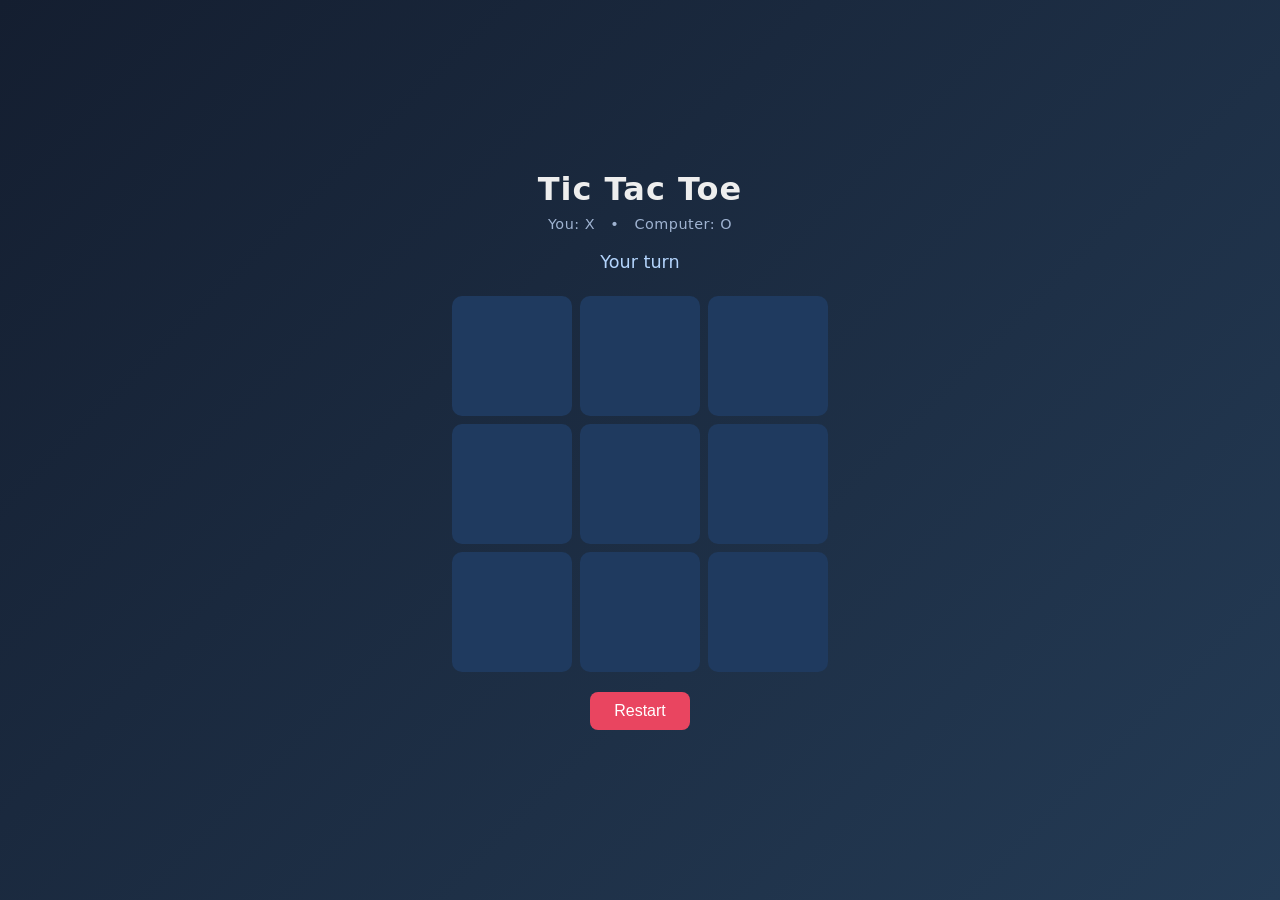
<file: index.html>
<!DOCTYPE html>
<html lang="en">
<head>
  <meta charset="UTF-8">
  <meta name="viewport" content="width=device-width, initial-scale=1.0">
  <title>Tic Tac Toe</title>
  <style>
    * {
      box-sizing: border-box;
      margin: 0;
      padding: 0;
    }

    body {
      display: flex;
      flex-direction: column;
      align-items: center;
      justify-content: center;
      min-height: 100vh;
      font-family: system-ui, -apple-system, sans-serif;
      background: linear-gradient(135deg, #141e30, #243b55);
      color: #eee;
    }

    h1 {
      margin-bottom: 8px;
      font-size: 2rem;
      letter-spacing: 1px;
    }

    .mode {
      margin-bottom: 20px;
      font-size: 0.9rem;
      color: #9fb3d1;
      letter-spacing: 0.5px;
    }

    #status {
      margin-bottom: 20px;
      min-height: 1.4em;
      font-size: 1.1rem;
      color: #b3d4fc;
      text-align: center;
    }

    #board {
      display: grid;
      grid-template-columns: repeat(3, 120px);
      grid-template-rows: repeat(3, 120px);
      gap: 8px;
    }

    .cell {
      width: 120px;
      height: 120px;
      border: none;
      border-radius: 10px;
      background: #1f3a5f;
      color: #eee;
      font-size: 3rem;
      font-weight: 700;
      cursor: pointer;
      transition: background 0.15s, transform 0.1s;
    }

    .cell:hover:not(:disabled) {
      background: #2a4d7a;
      transform: scale(1.03);
    }

    .cell:disabled {
      cursor: default;
    }

    .cell.win {
      background: #00b894;
      color: #fff;
    }

    #restart {
      margin-top: 20px;
      padding: 10px 24px;
      border: none;
      border-radius: 8px;
      background: #e94560;
      color: #fff;
      font-size: 1rem;
      cursor: pointer;
      transition: background 0.15s;
    }

    #restart:hover {
      background: #ff5b7d;
    }
  </style>
</head>
<body>
  <h1>Tic Tac Toe</h1>
  <div class="mode">You: X &nbsp;&nbsp;•&nbsp;&nbsp; Computer: O</div>
  <div id="status">Your turn</div>
  <div id="board"></div>
  <button id="restart">Restart</button>

  <script>
    const boardEl = document.getElementById('board');
    const statusEl = document.getElementById('status');
    const restartBtn = document.getElementById('restart');

    const HUMAN = 'X';
    const COMPUTER = 'O';

    const WIN_LINES = [
      [0, 1, 2], [3, 4, 5], [6, 7, 8],
      [0, 3, 6], [1, 4, 7], [2, 5, 8],
      [0, 4, 8], [2, 4, 6]
    ];

    const CORNERS = [0, 2, 6, 8];
    const CENTER = 4;

    let cells = Array(9).fill('');
    let gameOver = false;
    let computerThinking = false;

    function render() {
      boardEl.innerHTML = '';
      cells.forEach((value, index) => {
        const button = document.createElement('button');
        button.className = 'cell';
        button.textContent = value;
        button.disabled = value !== '' || gameOver || computerThinking;
        button.addEventListener('click', () => onHumanMove(index));
        boardEl.appendChild(button);
      });
    }

    function onHumanMove(index) {
      if (cells[index] !== '' || gameOver || computerThinking) return;

      cells[index] = HUMAN;

      if (isGameFinished()) return;

      statusEl.textContent = "Computer is thinking...";
      computerThinking = true;
      render();

      setTimeout(() => {
        const move = computerMove();
        cells[move] = COMPUTER;
        computerThinking = false;
        if (isGameFinished()) return;
        statusEl.textContent = "Your turn";
        render();
      }, 500);
    }

    function isGameFinished() {
      const winningLine = findWinningLine();

      if (winningLine) {
        gameOver = true;
        const winner = cells[winningLine[0]];
        statusEl.textContent = winner === HUMAN ? "You win!" : "Computer wins!";
        render();
        document.querySelectorAll('.cell').forEach((cell, i) => {
          if (winningLine.includes(i)) cell.classList.add('win');
        });
        return true;
      }

      if (cells.every(cell => cell !== '')) {
        gameOver = true;
        statusEl.textContent = "It's a draw!";
        render();
        return true;
      }

      return false;
    }

    function findWinningLine() {
      for (const line of WIN_LINES) {
        const [a, b, c] = line;
        if (cells[a] && cells[a] === cells[b] && cells[a] === cells[c]) {
          return line;
        }
      }
      return null;
    }

    function emptyIndices() {
      return cells.reduce((acc, cell, i) => (cell === '' ? acc.concat(i) : acc), []);
    }

    function computerMove() {
      const empties = emptyIndices();
      if (empties.length === 0) return null;

      if (Math.random() < 0.3) {
        return empties[Math.floor(Math.random() * empties.length)];
      }

      const winning = findMoveFor(COMPUTER);
      if (winning !== null) return winning;

      const blocking = findMoveFor(HUMAN);
      if (blocking !== null) return blocking;

      if (cells[CENTER] === '') return CENTER;

      const openCorners = CORNERS.filter(i => cells[i] === '');
      if (openCorners.length > 0) {
        return openCorners[Math.floor(Math.random() * openCorners.length)];
      }

      return empties[Math.floor(Math.random() * empties.length)];
    }

    function findMoveFor(player) {
      for (const line of WIN_LINES) {
        const [a, b, c] = line;
        const values = [cells[a], cells[b], cells[c]];
        if (values.filter(v => v === player).length === 2 && values.includes('')) {
          return line[values.indexOf('')];
        }
      }
      return null;
    }

    restartBtn.addEventListener('click', () => {
      cells = Array(9).fill('');
      gameOver = false;
      computerThinking = false;
      statusEl.textContent = "Your turn";
      render();
    });

    render();
  </script>
</body>
</html>
</file>
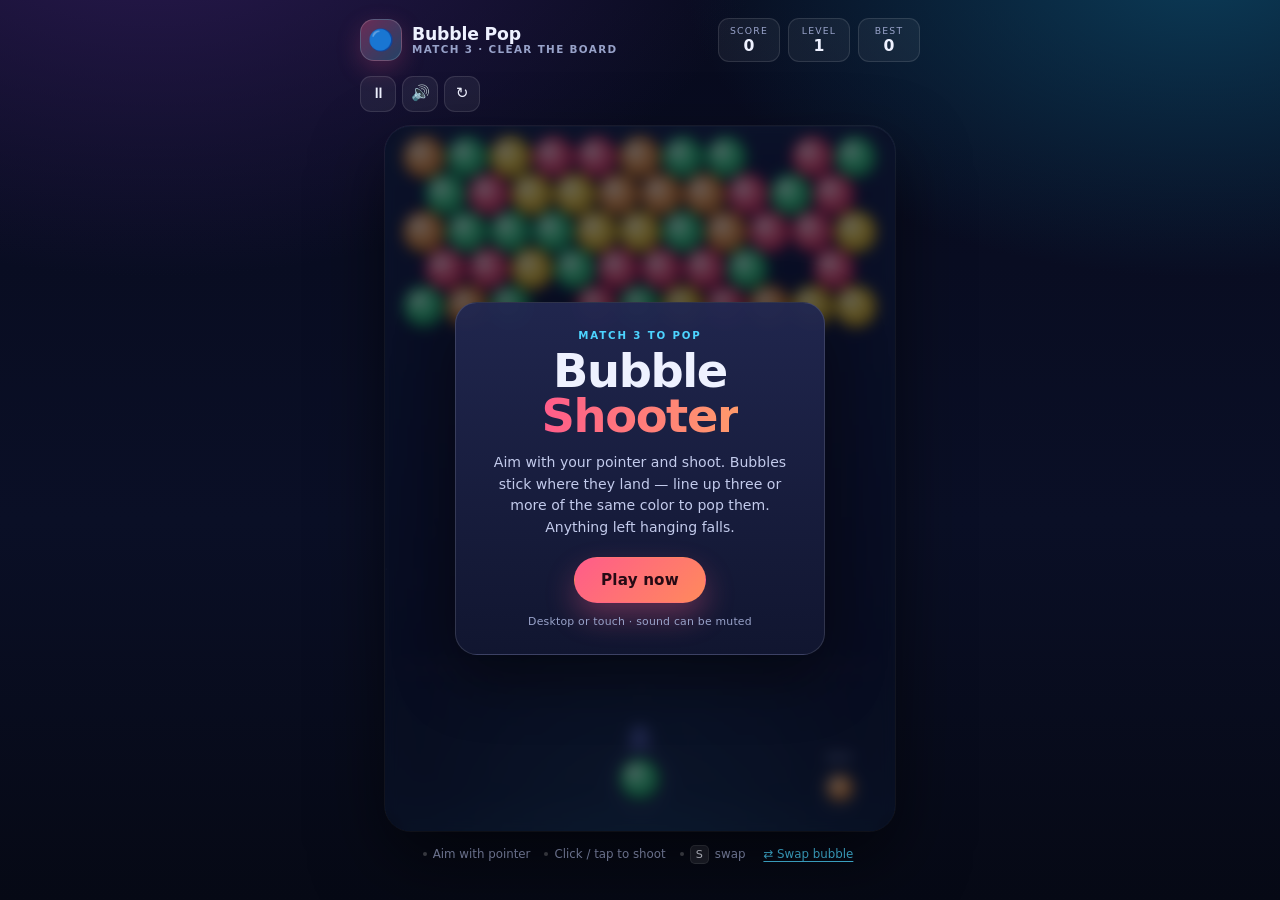
<file: bubble-shooter/index.html>
<!doctype html>
<html lang="en">
<head>
<meta charset="utf-8">
<meta name="viewport" content="width=device-width, initial-scale=1, viewport-fit=cover">
<title>Bubble Pop — Bubble Shooter</title>
<meta name="description" content="A colorful bubble shooter game: aim, bounce, match three, and drop the hanging clusters.">
<link rel="stylesheet" href="styles.css">
</head>
<body>
<main class="game">
  <div class="topbar">
    <div class="brand">
      <span class="logo" aria-hidden="true">🔵</span>
      <div class="brand-text">
        <b>Bubble Pop</b>
        <small>match 3 · clear the board</small>
      </div>
    </div>

    <div class="stats" aria-label="Game statistics">
      <div class="stat"><span>Score</span><b id="score">0</b></div>
      <div class="stat"><span>Level</span><b id="level">1</b></div>
      <div class="stat"><span>Best</span><b id="best">0</b></div>
    </div>

    <div class="actions">
      <button class="icon" id="btn-pause" type="button" aria-label="Pause game" title="Pause (P)">⏸</button>
      <button class="icon" id="btn-mute" type="button" aria-label="Mute sound" aria-pressed="false" title="Sound">🔊</button>
      <button class="icon" id="btn-restart" type="button" aria-label="Restart game" title="Restart">↻</button>
    </div>
  </div>

  <div class="stage" id="stage">
    <canvas id="game" width="520" height="720" role="img" aria-label="Bubble shooter board. Aim with the pointer and click or tap to shoot."></canvas>

    <div class="overlay" id="overlay-start">
      <div class="panel">
        <p class="eyebrow">Match 3 to pop</p>
        <h1>Bubble<br><span>Shooter</span></h1>
        <p class="lead">Aim with your pointer and shoot. Bubbles stick where they land — line up three or more of the same color to pop them. Anything left hanging falls.</p>
        <button class="btn primary" id="start-play" type="button">Play now</button>
        <p class="tiny">Desktop or touch · sound can be muted</p>
      </div>
    </div>

    <div class="overlay" id="overlay-over" hidden>
      <div class="panel">
        <p class="eyebrow danger">Board full</p>
        <h2>Game over</h2>
        <div class="result-row">
          <div><span>Score</span><b id="over-score">0</b></div>
          <div><span>Best</span><b id="over-best">0</b></div>
        </div>
        <button class="btn primary" id="again-play" type="button">Play again</button>
      </div>
    </div>

    <div class="overlay" id="overlay-clear" hidden>
      <div class="panel">
        <p class="eyebrow">Board cleared</p>
        <h2>Level <span id="clear-level">1</span> done</h2>
        <div class="result-row">
          <div><span>Score</span><b id="clear-score">0</b></div>
          <div><span>Next</span><b id="clear-next">2</b></div>
        </div>
        <button class="btn primary" id="next-level" type="button">Next level</button>
      </div>
    </div>

    <div class="overlay" id="overlay-pause" hidden>
      <div class="panel">
        <p class="eyebrow">Taking a breather</p>
        <h2>Paused</h2>
        <button class="btn primary" id="resume-play" type="button">Resume</button>
      </div>
    </div>
  </div>

  <div class="hint">
    <span>Aim with pointer</span>
    <span>Click / tap to shoot</span>
    <span><kbd>S</kbd> swap</span>
    <button class="link" id="btn-swap" type="button">⇄ Swap bubble</button>
  </div>
</main>

<script src="game.js"></script>
</body>
</html>
</file>
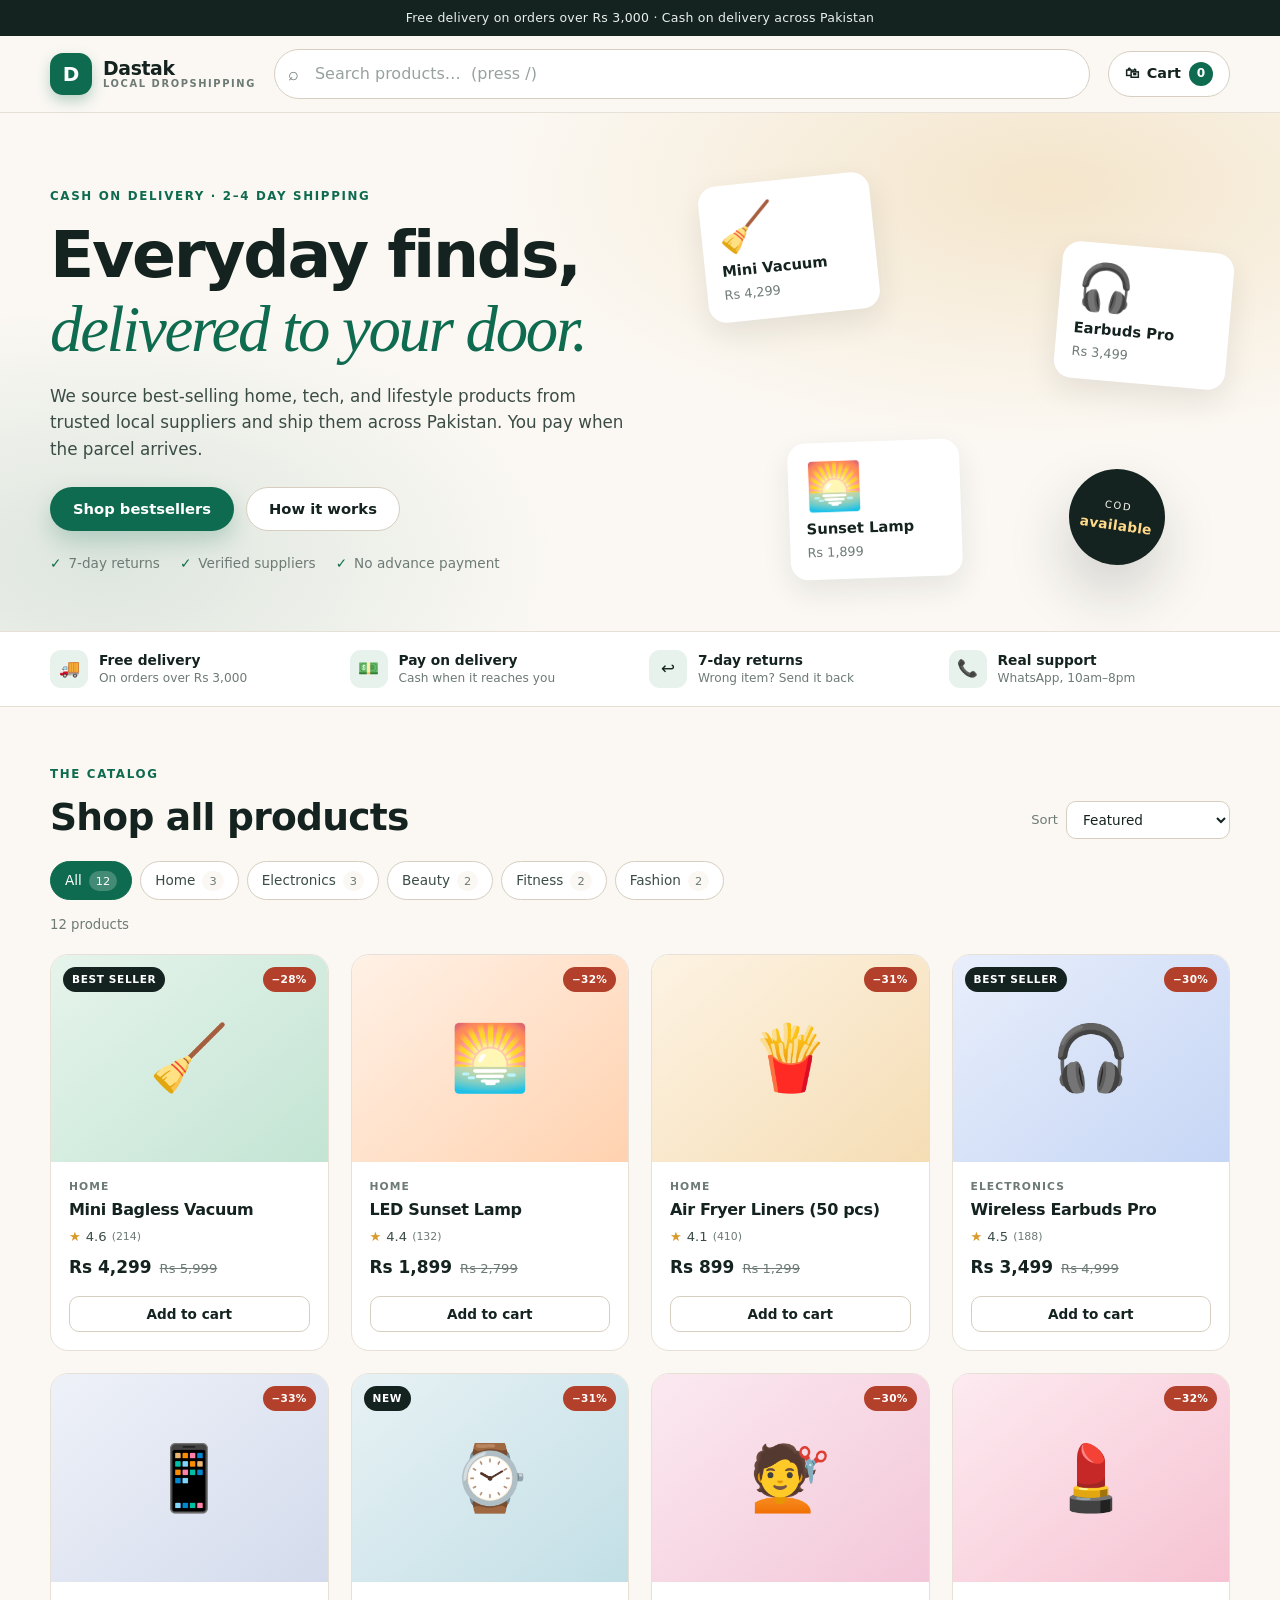
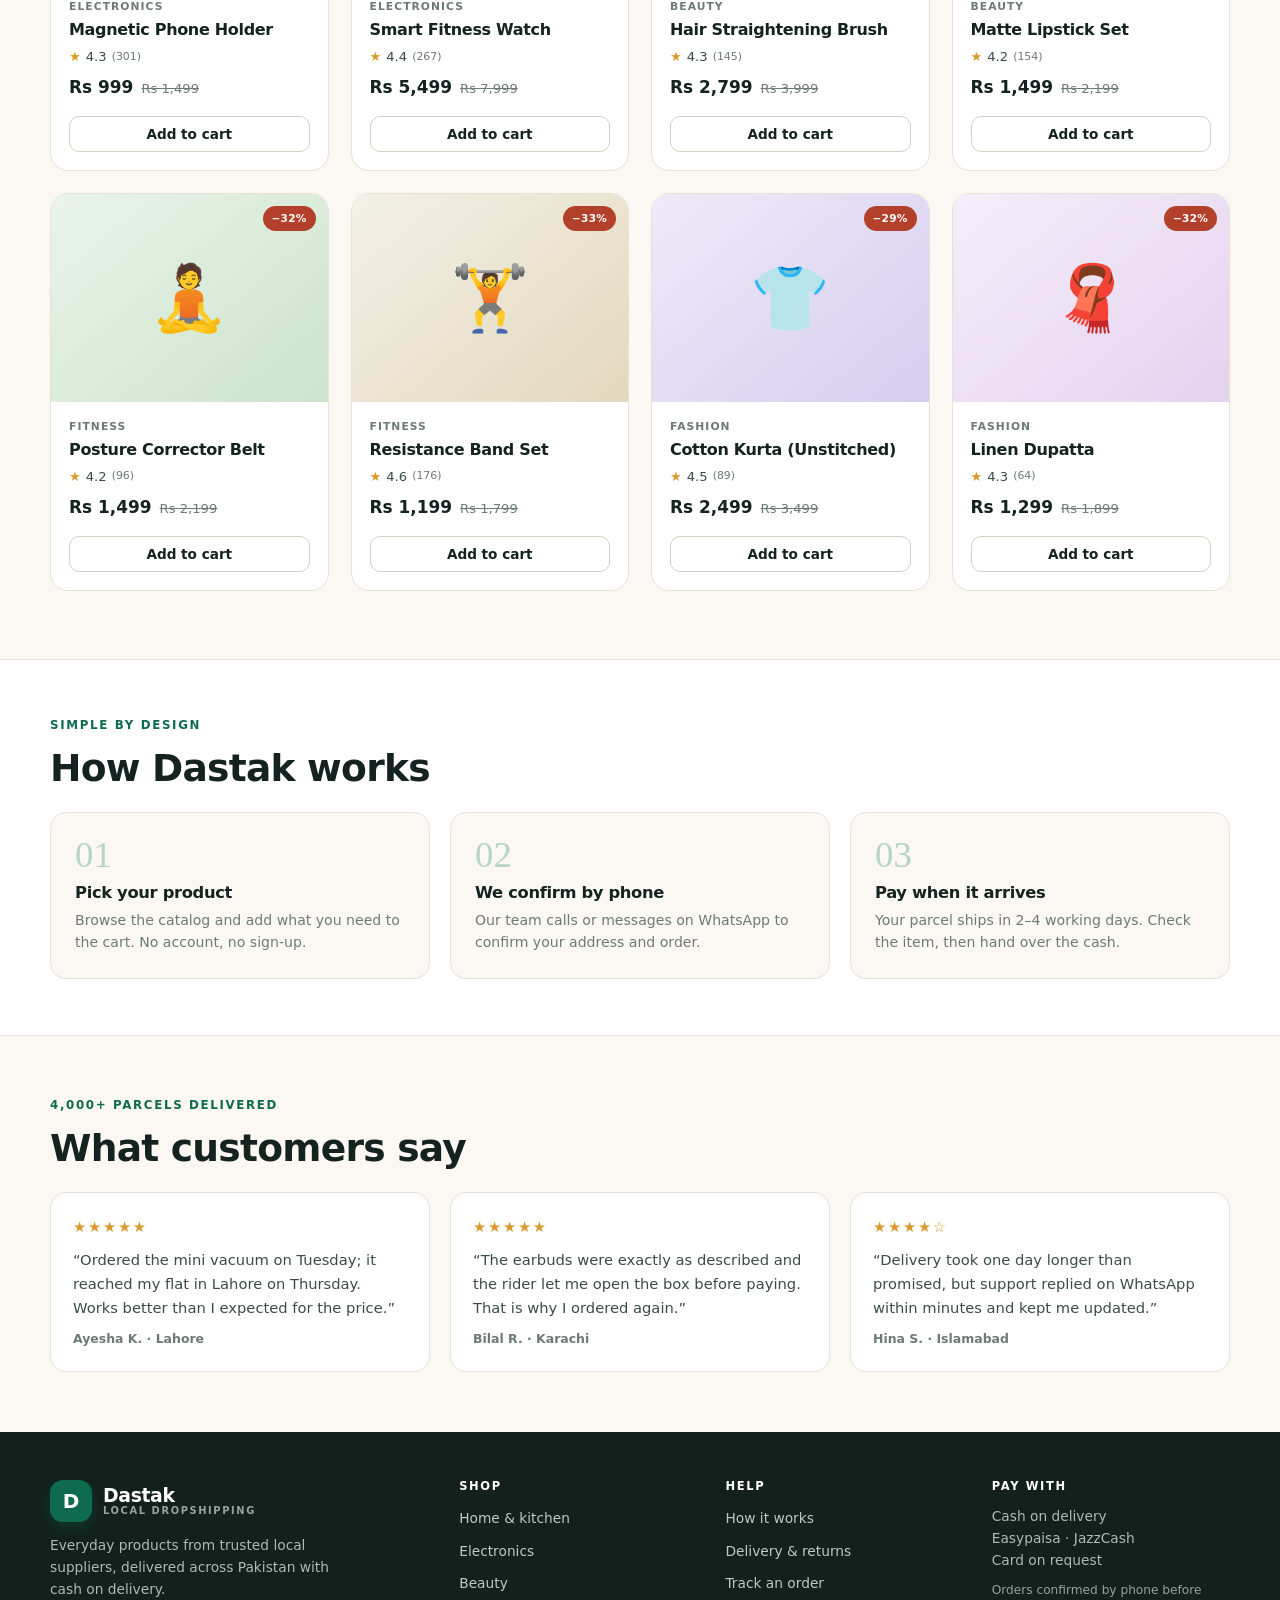
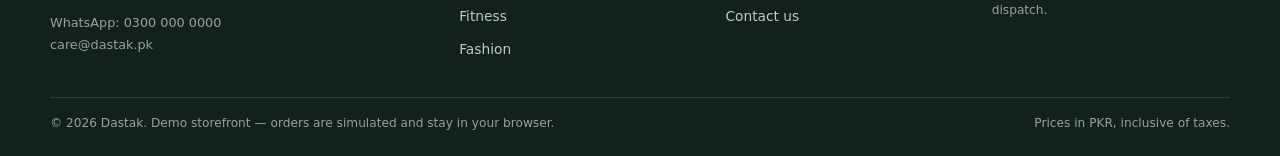
<file: dropshipping-store/index.html>
<!doctype html>
<html lang="en">
<head>
<meta charset="utf-8">
<meta name="viewport" content="width=device-width, initial-scale=1">
<title>Dastak — Local Dropshipping Store</title>
<meta name="description" content="Dastak is a local dropshipping storefront: everyday home, tech, beauty, fitness, and fashion finds delivered across Pakistan with cash on delivery.">
<link rel="stylesheet" href="assets/styles.css">
</head>
<body>
<a class="skip" href="#shop">Skip to products</a>

<div class="announce">
  <p>Free delivery on orders over Rs 3,000 · Cash on delivery across Pakistan</p>
</div>

<header class="site-header">
  <div class="wrap header-row">
    <a class="brand" href="#top" aria-label="Dastak home">
      <span class="brand-mark" aria-hidden="true">D</span>
      <span class="brand-text">Dastak<small>local dropshipping</small></span>
    </a>
    <div class="search">
      <span class="search-icon" aria-hidden="true">⌕</span>
      <input id="search" type="search" placeholder="Search products…  (press /)" autocomplete="off" aria-label="Search products">
    </div>
    <button class="cart-btn" id="cart-open" type="button">
      <span aria-hidden="true">🛍</span>
      <span class="cart-label">Cart</span>
      <span class="cart-count" id="cart-count" aria-live="polite">0</span>
    </button>
  </div>
</header>

<main id="top">
  <section class="hero">
    <div class="wrap hero-grid">
      <div class="hero-copy">
        <p class="kicker">Cash on delivery · 2–4 day shipping</p>
        <h1>Everyday finds, <em>delivered to your door.</em></h1>
        <p class="hero-sub">We source best-selling home, tech, and lifestyle products from trusted local suppliers and ship them across Pakistan. You pay when the parcel arrives.</p>
        <div class="hero-actions">
          <a class="btn btn-primary" href="#shop">Shop bestsellers</a>
          <a class="btn btn-ghost" href="#how">How it works</a>
        </div>
        <ul class="hero-trust">
          <li>7-day returns</li>
          <li>Verified suppliers</li>
          <li>No advance payment</li>
        </ul>
      </div>
      <div class="hero-art" aria-hidden="true">
        <div class="art-card a1"><span>🧹</span><b>Mini Vacuum</b><small>Rs 4,299</small></div>
        <div class="art-card a2"><span>🎧</span><b>Earbuds Pro</b><small>Rs 3,499</small></div>
        <div class="art-card a3"><span>🌅</span><b>Sunset Lamp</b><small>Rs 1,899</small></div>
        <div class="art-badge">COD<b>available</b></div>
      </div>
    </div>
  </section>

  <section class="trust-band" aria-label="Store promises">
    <div class="wrap trust-grid">
      <div class="trust-item"><span aria-hidden="true">🚚</span><div><b>Free delivery</b><small>On orders over Rs 3,000</small></div></div>
      <div class="trust-item"><span aria-hidden="true">💵</span><div><b>Pay on delivery</b><small>Cash when it reaches you</small></div></div>
      <div class="trust-item"><span aria-hidden="true">↩️</span><div><b>7-day returns</b><small>Wrong item? Send it back</small></div></div>
      <div class="trust-item"><span aria-hidden="true">📞</span><div><b>Real support</b><small>WhatsApp, 10am–8pm</small></div></div>
    </div>
  </section>
  <section class="shop wrap" id="shop">
    <div class="section-head">
      <div>
        <p class="kicker">The catalog</p>
        <h2>Shop all products</h2>
      </div>
      <label class="sort">Sort
        <select id="sort">
          <option value="featured">Featured</option>
          <option value="price-asc">Price: low to high</option>
          <option value="price-desc">Price: high to low</option>
          <option value="rating">Top rated</option>
        </select>
      </label>
    </div>
    <div class="chips" id="chips" role="group" aria-label="Filter by category"></div>
    <p class="results" id="results" aria-live="polite"></p>
    <div class="grid" id="grid"></div>
    <div class="empty" id="empty" hidden>
      <p class="empty-icon" aria-hidden="true">🔍</p>
      <h3>No products found</h3>
      <p>Try a different search, or clear the category filter.</p>
    </div>
  </section>

  <section class="how" id="how">
    <div class="wrap">
      <div class="section-head">
        <div>
          <p class="kicker">Simple by design</p>
          <h2>How Dastak works</h2>
        </div>
      </div>
      <ol class="steps">
        <li>
          <span class="step-n">01</span>
          <h3>Pick your product</h3>
          <p>Browse the catalog and add what you need to the cart. No account, no sign-up.</p>
        </li>
        <li>
          <span class="step-n">02</span>
          <h3>We confirm by phone</h3>
          <p>Our team calls or messages on WhatsApp to confirm your address and order.</p>
        </li>
        <li>
          <span class="step-n">03</span>
          <h3>Pay when it arrives</h3>
          <p>Your parcel ships in 2–4 working days. Check the item, then hand over the cash.</p>
        </li>
      </ol>
    </div>
  </section>

  <section class="reviews wrap" aria-labelledby="reviews-title">
    <div class="section-head">
      <div>
        <p class="kicker">4,000+ parcels delivered</p>
        <h2 id="reviews-title">What customers say</h2>
      </div>
    </div>
    <div class="review-grid">
      <figure class="review">
        <div class="stars" aria-label="5 out of 5 stars">★★★★★</div>
        <blockquote>“Ordered the mini vacuum on Tuesday; it reached my flat in Lahore on Thursday. Works better than I expected for the price.”</blockquote>
        <figcaption>Ayesha K. · Lahore</figcaption>
      </figure>
      <figure class="review">
        <div class="stars" aria-label="5 out of 5 stars">★★★★★</div>
        <blockquote>“The earbuds were exactly as described and the rider let me open the box before paying. That is why I ordered again.”</blockquote>
        <figcaption>Bilal R. · Karachi</figcaption>
      </figure>
      <figure class="review">
        <div class="stars" aria-label="4 out of 5 stars">★★★★☆</div>
        <blockquote>“Delivery took one day longer than promised, but support replied on WhatsApp within minutes and kept me updated.”</blockquote>
        <figcaption>Hina S. · Islamabad</figcaption>
      </figure>
    </div>
  </section>
</main>

<footer class="site-footer">
  <div class="wrap footer-grid">
    <div class="foot-brand">
      <a class="brand" href="#top" aria-label="Dastak home">
        <span class="brand-mark" aria-hidden="true">D</span>
        <span class="brand-text">Dastak<small>local dropshipping</small></span>
      </a>
      <p>Everyday products from trusted local suppliers, delivered across Pakistan with cash on delivery.</p>
      <p class="foot-contact">WhatsApp: 0300 000 0000<br>care@dastak.pk</p>
    </div>
    <div>
      <h4>Shop</h4>
      <ul>
        <li><a href="#shop" data-cat-link="Home">Home &amp; kitchen</a></li>
        <li><a href="#shop" data-cat-link="Electronics">Electronics</a></li>
        <li><a href="#shop" data-cat-link="Beauty">Beauty</a></li>
        <li><a href="#shop" data-cat-link="Fitness">Fitness</a></li>
        <li><a href="#shop" data-cat-link="Fashion">Fashion</a></li>
      </ul>
    </div>
    <div>
      <h4>Help</h4>
      <ul>
        <li><a href="#how">How it works</a></li>
        <li><a href="#how">Delivery &amp; returns</a></li>
        <li><a href="#shop">Track an order</a></li>
        <li><a href="mailto:care@dastak.pk">Contact us</a></li>
      </ul>
    </div>
    <div>
      <h4>Pay with</h4>
      <p>Cash on delivery<br>Easypaisa · JazzCash<br>Card on request</p>
      <p class="foot-note">Orders confirmed by phone before dispatch.</p>
    </div>
  </div>
  <div class="wrap foot-bottom">
    <p>© 2026 Dastak. Demo storefront — orders are simulated and stay in your browser.</p>
    <p>Prices in PKR, inclusive of taxes.</p>
  </div>
</footer>

<div class="scrim" id="scrim" hidden></div>

<aside class="drawer" id="drawer" role="dialog" aria-modal="true" aria-labelledby="drawer-title" aria-hidden="true" hidden>
  <div class="drawer-head">
    <h2 id="drawer-title">Your cart</h2>
    <button class="icon-btn" id="cart-close" type="button" aria-label="Close cart">✕</button>
  </div>
  <div class="drawer-body">
    <div id="cart-view">
      <div class="free-ship" id="free-ship" hidden>
        <p id="free-ship-text"></p>
        <div class="ship-bar"><span id="ship-bar-fill"></span></div>
      </div>

      <div class="cart-items" id="cart-items"></div>

      <div class="cart-empty" id="cart-empty" hidden>
        <p class="empty-icon" aria-hidden="true">🛍</p>
        <h3>Your cart is empty</h3>
        <p>Browse the catalog and add something you like.</p>
        <button class="btn btn-primary" id="empty-shop" type="button">Browse products</button>
      </div>

      <div class="cart-summary" id="cart-summary">
        <div class="sum-row"><span>Subtotal</span><b id="sum-subtotal">Rs 0</b></div>
        <div class="sum-row"><span>Delivery</span><b id="sum-delivery">Rs 0</b></div>
        <div class="sum-row total"><span>Total</span><b id="sum-total">Rs 0</b></div>
        <p class="cod-note">Cash on delivery · no advance payment</p>
        <button class="btn btn-primary btn-block" id="to-checkout" type="button">Continue to checkout</button>
      </div>
    </div>
    <form id="checkout-view" class="checkout" hidden novalidate>
      <button type="button" class="back-link" id="back-to-cart">← Back to cart</button>
      <h3>Delivery details</h3>
      <p class="order-line" id="order-line"></p>

      <div class="field">
        <label for="f-name">Full name</label>
        <input id="f-name" name="name" autocomplete="name" placeholder="Ayesha Khan">
        <p class="err" id="err-name" aria-live="polite"></p>
      </div>

      <div class="field">
        <label for="f-phone">Mobile number</label>
        <input id="f-phone" name="phone" type="tel" inputmode="tel" autocomplete="tel" placeholder="0300 1234567">
        <p class="err" id="err-phone" aria-live="polite"></p>
      </div>

      <div class="field">
        <label for="f-city">City</label>
        <select id="f-city" name="city">
          <option value="">Choose your city</option>
          <option>Karachi</option>
          <option>Lahore</option>
          <option>Islamabad</option>
          <option>Rawalpindi</option>
          <option>Faisalabad</option>
          <option>Multan</option>
          <option>Peshawar</option>
          <option>Quetta</option>
          <option>Sialkot</option>
          <option>Hyderabad</option>
          <option>Other</option>
        </select>
        <p class="err" id="err-city" aria-live="polite"></p>
      </div>

      <div class="field">
        <label for="f-address">Complete address</label>
        <textarea id="f-address" name="address" rows="3" placeholder="House 12, Street 4, Gulberg III"></textarea>
        <p class="err" id="err-address" aria-live="polite"></p>
      </div>

      <fieldset class="payment">
        <legend>Payment method</legend>
        <label class="pay-option">
          <input type="radio" name="payment" value="Cash on delivery" checked>
          <span><b>Cash on delivery</b><small>Pay the rider when your parcel arrives</small></span>
        </label>
        <label class="pay-option">
          <input type="radio" name="payment" value="Easypaisa / JazzCash">
          <span><b>Easypaisa / JazzCash</b><small>We send a request after confirmation</small></span>
        </label>
      </fieldset>

      <p class="demo-note">Demo checkout — no real payment is collected and nothing leaves your browser.</p>
      <button class="btn btn-primary btn-block" type="submit">Place order</button>
    </form>

    <div id="success-view" class="success" hidden>
      <div class="tick" aria-hidden="true">✓</div>
      <h3>Order placed</h3>
      <p>Thanks, <b id="success-name"></b>. We will call <b id="success-phone"></b> to confirm your delivery.</p>
      <dl class="order-meta">
        <div><dt>Order</dt><dd id="success-id"></dd></div>
        <div><dt>Payment</dt><dd id="success-payment"></dd></div>
        <div><dt>Total</dt><dd id="success-total"></dd></div>
        <div><dt>Estimated delivery</dt><dd id="success-eta"></dd></div>
      </dl>
      <button class="btn btn-primary btn-block" id="success-continue" type="button">Continue shopping</button>
    </div>
  </div>
</aside>

<dialog class="modal" id="product-modal" aria-labelledby="modal-title">
  <button class="icon-btn modal-close" id="modal-close" type="button" aria-label="Close product">✕</button>
  <div id="modal-content"></div>
</dialog>

<div class="toasts" id="toasts" role="status" aria-live="polite"></div>

<noscript>
  <p class="noscript">This demo store needs JavaScript to show products and manage the cart.</p>
</noscript>

<script src="assets/products.js"></script>
<script src="assets/app.js"></script>
</body>
</html>
</file>
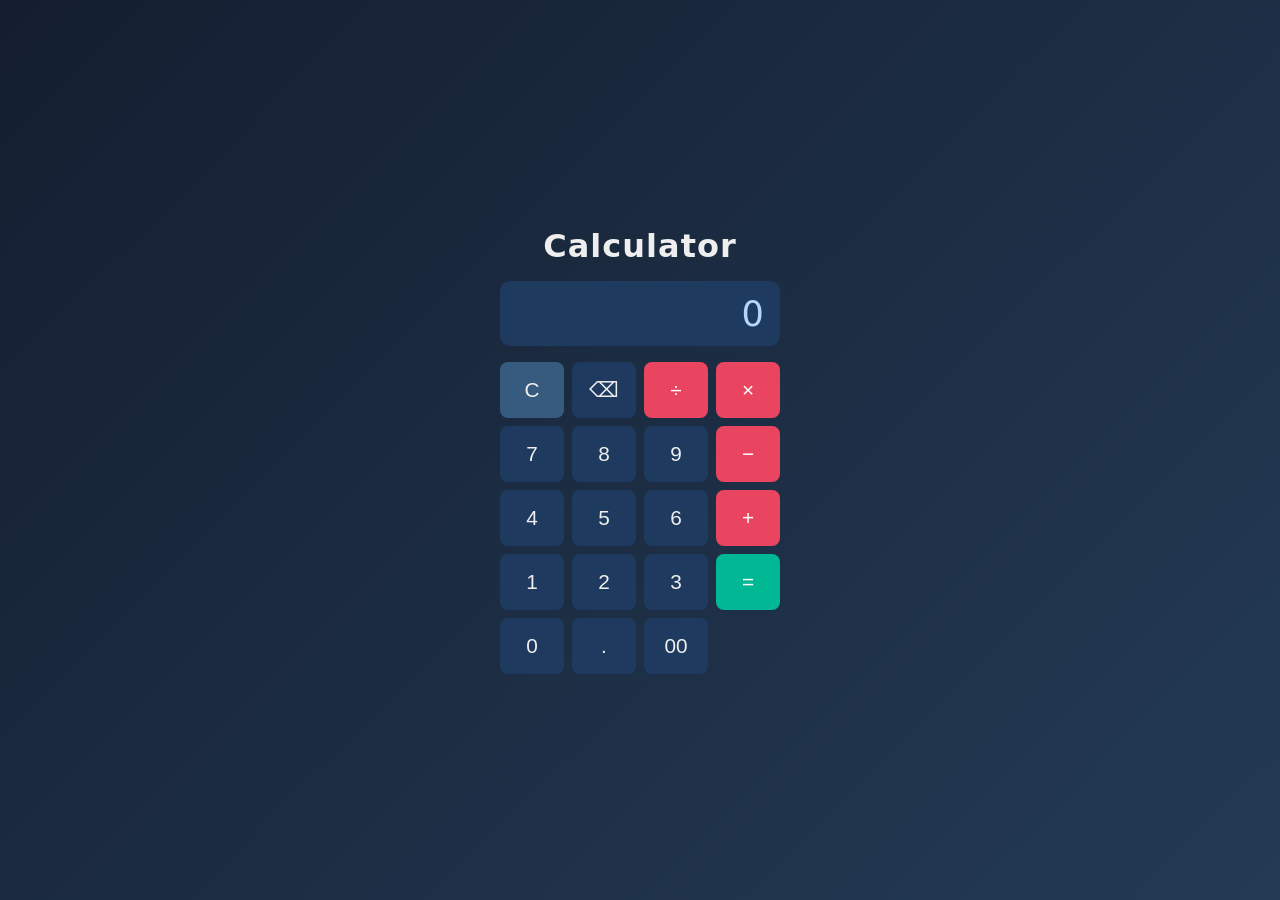
<file: calculator.html>
<!DOCTYPE html>
<html lang="en">
<head>
  <meta charset="UTF-8">
  <meta name="viewport" content="width=device-width, initial-scale=1.0">
  <title>Calculator</title>
  <style>
    * {
      box-sizing: border-box;
      margin: 0;
      padding: 0;
    }

    body {
      display: flex;
      flex-direction: column;
      align-items: center;
      justify-content: center;
      min-height: 100vh;
      font-family: system-ui, -apple-system, sans-serif;
      background: linear-gradient(135deg, #141e30, #243b55);
      color: #eee;
    }

    h1 {
      margin-bottom: 16px;
      font-size: 2rem;
      letter-spacing: 1px;
    }

    #display {
      width: 280px;
      min-height: 60px;
      margin-bottom: 16px;
      padding: 12px 16px;
      border-radius: 10px;
      background: #1f3a5f;
      color: #b3d4fc;
      font-size: 2.2rem;
      text-align: right;
      word-break: break-all;
      display: flex;
      align-items: center;
      justify-content: flex-end;
      overflow-wrap: anywhere;
    }

    #buttons {
      display: grid;
      grid-template-columns: repeat(4, 64px);
      gap: 8px;
    }

    button {
      width: 64px;
      height: 56px;
      border: none;
      border-radius: 8px;
      background: #1f3a5f;
      color: #eee;
      font-size: 1.3rem;
      cursor: pointer;
      transition: background 0.15s, transform 0.1s;
    }

    button:hover:not(:disabled) {
      background: #2a4d7a;
      transform: scale(1.03);
    }

    button.operator {
      background: #e94560;
      color: #fff;
    }

    button.operator:hover:not(:disabled) {
      background: #ff5b7d;
    }

    button.equals {
      background: #00b894;
      color: #fff;
    }

    button.equals:hover:not(:disabled) {
      background: #00d1a7;
    }

    button.clear {
      background: #375a7f;
    }

    button.clear:hover:not(:disabled) {
      background: #46709a;
    }
  </style>
</head>
<body>
  <h1>Calculator</h1>
  <div id="display">0</div>
  <div id="buttons"></div>

  <script>
    const displayEl = document.getElementById('display');
    const buttonsEl = document.getElementById('buttons');

    const KEYS = [
      'C', '⌫', '÷', '×',
      '7', '8', '9', '−',
      '4', '5', '6', '+',
      '1', '2', '3', '=',
      '0', '.', '00', ' '
    ];

    let expression = '';
    let lastResult = null;

    function render() {
      displayEl.textContent = expression === '' ? '0' : expression;
    }

    function append(char) {
      if (lastResult !== null || expression === 'Error') {
        expression = '';
        lastResult = null;
      }
      expression += char;
      render();
    }

    function compute(expr) {
      const tokens = expr.replace(/−/g, '-').replace(/×/g, '*').replace(/÷/g, '/');
      const value = Function(`'use strict'; return (${tokens});`)();
      if (!isFinite(value)) return 'Error';
      return String(Math.round(value * 1e10) / 1e10);
    }

    function handleOperator(op) {
      lastResult = null;

      if (expression === '' || expression === 'Error') {
        if (expression === 'Error') expression = '';
        expression += op;
        render();
        return;
      }

      const last = expression[expression.length - 1];
      if ('÷×−+'.includes(last)) {
        expression = expression.slice(0, -1) + op;
        render();
        return;
      }

      try {
        const result = compute(expression);
        if (result === 'Error') {
          expression = 'Error';
          render();
          return;
        }
        expression = result + op;
        render();
      } catch {
        expression = 'Error';
        render();
      }
    }

    function handleEquals() {
      if (expression === '' || expression === 'Error') return;
      const result = compute(expression);
      expression = result;
      lastResult = result === 'Error' ? null : parseFloat(result);
      render();
    }

    KEYS.forEach(key => {
      if (key === ' ') return;
      const button = document.createElement('button');
      button.textContent = key;
      if ('÷×−+'.includes(key)) button.className = 'operator';
      else if (key === '=') button.className = 'equals';
      else if (key === 'C') button.className = 'clear';

      button.addEventListener('click', () => {
        if (key === 'C') {
          expression = '';
          lastResult = null;
        } else if (key === '⌫') {
          expression = expression.slice(0, -1);
        } else if ('÷×−+'.includes(key)) {
          handleOperator(key);
        } else if (key === '=') {
          handleEquals();
        } else {
          append(key);
        }
        render();
      });

      buttonsEl.appendChild(button);
    });

    render();
  </script>
</body>
</html>
</file>
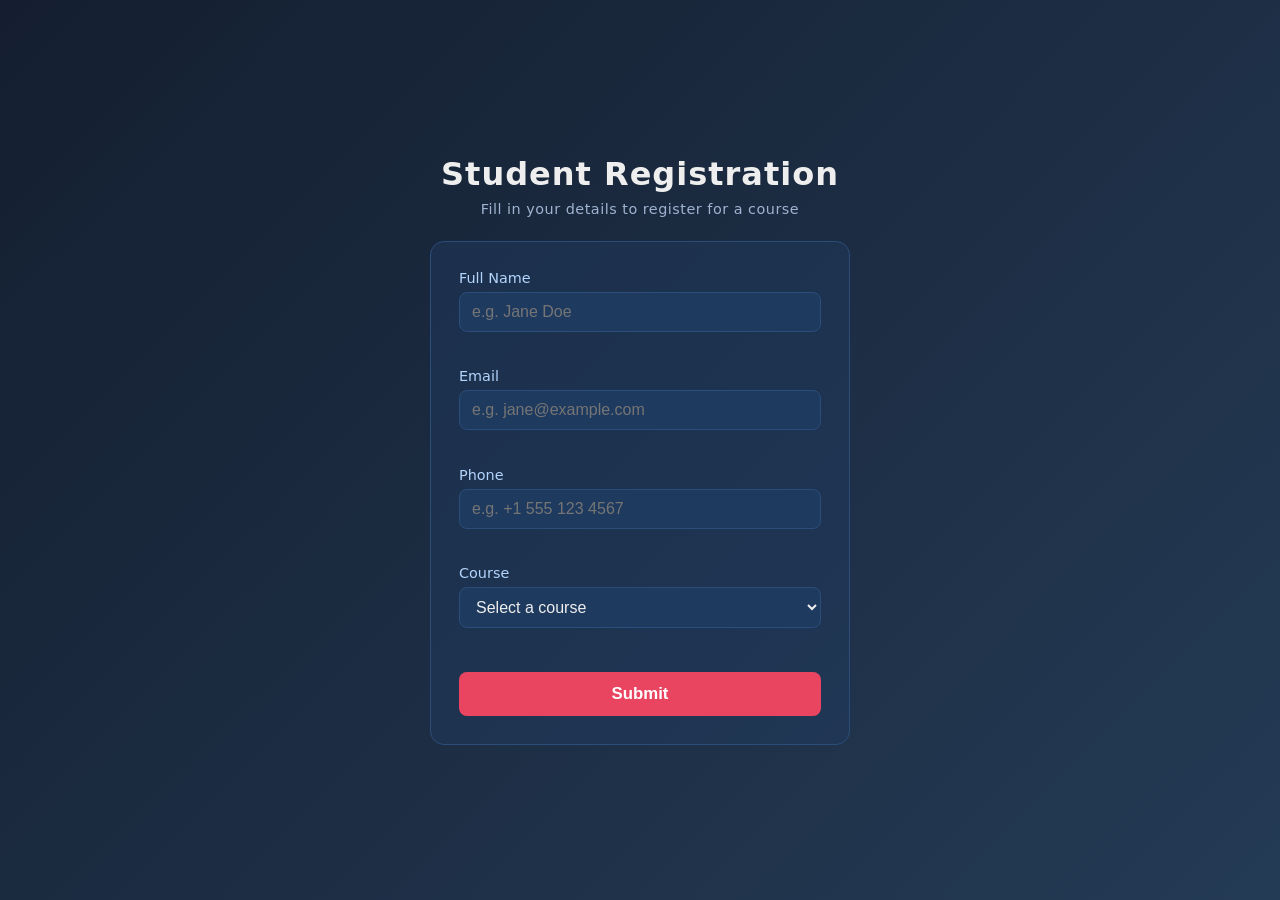
<file: registration.html>
<!DOCTYPE html>
<html lang="en">
<head>
  <meta charset="UTF-8">
  <meta name="viewport" content="width=device-width, initial-scale=1.0">
  <title>Student Registration</title>
  <style>
    * {
      box-sizing: border-box;
      margin: 0;
      padding: 0;
    }

    body {
      display: flex;
      flex-direction: column;
      align-items: center;
      justify-content: center;
      min-height: 100vh;
      font-family: system-ui, -apple-system, sans-serif;
      background: linear-gradient(135deg, #141e30, #243b55);
      color: #eee;
      padding: 24px;
    }

    h1 {
      margin-bottom: 8px;
      font-size: 2rem;
      letter-spacing: 1px;
    }

    .subtitle {
      margin-bottom: 24px;
      font-size: 0.9rem;
      color: #9fb3d1;
      letter-spacing: 0.5px;
    }

    #card {
      width: 100%;
      max-width: 420px;
      padding: 28px;
      border-radius: 14px;
      background: rgba(31, 58, 95, 0.45);
      border: 1px solid #2a4d7a;
    }

    .field {
      margin-bottom: 18px;
    }

    label {
      display: block;
      margin-bottom: 6px;
      font-size: 0.9rem;
      color: #b3d4fc;
    }

    input,
    select {
      width: 100%;
      padding: 10px 12px;
      border: 1px solid #2a4d7a;
      border-radius: 8px;
      background: #1f3a5f;
      color: #eee;
      font-size: 1rem;
      outline: none;
      transition: border-color 0.15s;
    }

    input:focus,
    select:focus {
      border-color: #00b894;
    }

    select {
      cursor: pointer;
    }

    select option {
      background: #1f3a5f;
    }

    .error {
      margin-top: 4px;
      min-height: 1.1em;
      font-size: 0.8rem;
      color: #ff5b7d;
    }

    #submit {
      width: 100%;
      margin-top: 8px;
      padding: 12px;
      border: none;
      border-radius: 8px;
      background: #e94560;
      color: #fff;
      font-size: 1.05rem;
      font-weight: 600;
      cursor: pointer;
      transition: background 0.15s, transform 0.1s;
    }

    #submit:hover {
      background: #ff5b7d;
      transform: scale(1.02);
    }

    #summary {
      display: none;
      text-align: center;
    }

    #summary h2 {
      margin-bottom: 20px;
      color: #00d1a7;
    }

    #summary .row {
      display: flex;
      justify-content: space-between;
      padding: 10px 0;
      border-bottom: 1px solid #2a4d7a;
      text-align: left;
    }

    #summary .row:last-child {
      border-bottom: none;
    }

    #summary .label {
      color: #9fb3d1;
    }

    #summary .value {
      color: #eee;
      text-align: right;
      word-break: break-all;
    }

    #reset {
      margin-top: 20px;
      padding: 10px 20px;
      border: none;
      border-radius: 8px;
      background: #375a7f;
      color: #fff;
      font-size: 0.95rem;
      cursor: pointer;
      transition: background 0.15s;
    }

    #reset:hover {
      background: #46709a;
    }
  </style>
</head>
<body>
  <h1>Student Registration</h1>
  <div class="subtitle">Fill in your details to register for a course</div>

  <div id="card">
    <form id="form" novalidate>
      <div class="field">
        <label for="name">Full Name</label>
        <input type="text" id="name" autocomplete="name" placeholder="e.g. Jane Doe">
        <div class="error" id="nameError"></div>
      </div>

      <div class="field">
        <label for="email">Email</label>
        <input type="email" id="email" autocomplete="email" placeholder="e.g. jane@example.com">
        <div class="error" id="emailError"></div>
      </div>

      <div class="field">
        <label for="phone">Phone</label>
        <input type="tel" id="phone" autocomplete="tel" placeholder="e.g. +1 555 123 4567">
        <div class="error" id="phoneError"></div>
      </div>

      <div class="field">
        <label for="course">Course</label>
        <select id="course">
          <option value="">Select a course</option>
          <option value="Computer Science">Computer Science</option>
          <option value="Business Administration">Business Administration</option>
          <option value="Mechanical Engineering">Mechanical Engineering</option>
          <option value="Graphic Design">Graphic Design</option>
          <option value="Data Analytics">Data Analytics</option>
        </select>
        <div class="error" id="courseError"></div>
      </div>

      <button type="submit" id="submit">Submit</button>
    </form>

    <div id="summary">
      <h2>Registration Complete!</h2>
      <div class="row"><span class="label">Name</span><span class="value" id="sumName"></span></div>
      <div class="row"><span class="label">Email</span><span class="value" id="sumEmail"></span></div>
      <div class="row"><span class="label">Phone</span><span class="value" id="sumPhone"></span></div>
      <div class="row"><span class="label">Course</span><span class="value" id="sumCourse"></span></div>
      <button id="reset">Register Another Student</button>
    </div>
  </div>

  <script>
    const form = document.getElementById('form');
    const card = document.getElementById('card');
    const summary = document.getElementById('summary');

    const fields = {
      name: document.getElementById('name'),
      email: document.getElementById('email'),
      phone: document.getElementById('phone'),
      course: document.getElementById('course'),
    };

    const errors = {
      name: document.getElementById('nameError'),
      email: document.getElementById('emailError'),
      phone: document.getElementById('phoneError'),
      course: document.getElementById('courseError'),
    };

    const EMAIL_RE = /^[^\s@]+@[^\s@]+\.[^\s@]+$/;
    const PHONE_RE = /^[+\d][\d\s\-()]{6,17}$/;

    function validate() {
      let valid = true;

      if (fields.name.value.trim() === '') {
        errors.name.textContent = 'Name is required.';
        valid = false;
      } else {
        errors.name.textContent = '';
      }

      if (fields.email.value.trim() === '') {
        errors.email.textContent = 'Email is required.';
        valid = false;
      } else if (!EMAIL_RE.test(fields.email.value.trim())) {
        errors.email.textContent = 'Enter a valid email address.';
        valid = false;
      } else {
        errors.email.textContent = '';
      }

      if (fields.phone.value.trim() === '') {
        errors.phone.textContent = 'Phone is required.';
        valid = false;
      } else if (!PHONE_RE.test(fields.phone.value.trim())) {
        errors.phone.textContent = 'Enter a valid phone number.';
        valid = false;
      } else {
        errors.phone.textContent = '';
      }

      if (fields.course.value === '') {
        errors.course.textContent = 'Please select a course.';
        valid = false;
      } else {
        errors.course.textContent = '';
      }

      return valid;
    }

    form.addEventListener('submit', (e) => {
      e.preventDefault();
      if (!validate()) return;

      document.getElementById('sumName').textContent = fields.name.value.trim();
      document.getElementById('sumEmail').textContent = fields.email.value.trim();
      document.getElementById('sumPhone').textContent = fields.phone.value.trim();
      document.getElementById('sumCourse').textContent = fields.course.value;

      form.style.display = 'none';
      summary.style.display = 'block';
    });

    document.getElementById('reset').addEventListener('click', () => {
      form.reset();
      Object.values(errors).forEach(el => el.textContent = '');
      form.style.display = 'block';
      summary.style.display = 'none';
      fields.name.focus();
    });
  </script>
</body>
</html>
</file>
<file: bubble-shooter/styles.css>
/* Bubble Pop styles */
:root{
  --bg:#080b1e;
  --text:#eef1ff;
  --muted:#98a2c9;
  --pink:#ff5c8a;
  --pink-deep:#d63a6a;
  --cyan:#4dd4ff;
  --gold:#ffd166;
  --panel:#171c3d;
  --line:rgba(255,255,255,.11);
}
*{box-sizing:border-box}
[hidden]{display:none !important}
html,body{height:100%}
body{
  margin:0;min-height:100dvh;color:var(--text);
  font-family:system-ui,-apple-system,"Segoe UI",Roboto,"Helvetica Neue",Arial,sans-serif;
  background:
    radial-gradient(1000px 620px at 12% -12%, #2b1a52 0%, transparent 62%),
    radial-gradient(900px 540px at 94% -4%, #0b3b57 0%, transparent 58%),
    linear-gradient(180deg, var(--bg), #0a0f26 58%, #060915);
  display:flex;justify-content:center;padding:18px 16px 28px;
  -webkit-font-smoothing:antialiased;
}
button{font:inherit;cursor:pointer}
:focus-visible{outline:2px solid var(--cyan);outline-offset:3px}

.game{width:100%;max-width:560px;display:flex;flex-direction:column;gap:14px}

/* Top bar */
.topbar{display:flex;align-items:center;gap:14px;flex-wrap:wrap}
.brand{display:flex;align-items:center;gap:10px;margin-right:auto;min-width:0}
.logo{
  display:grid;place-items:center;width:42px;height:42px;border-radius:14px;font-size:1.3rem;
  background:linear-gradient(135deg, rgba(255,92,138,.35), rgba(77,212,255,.25));
  border:1px solid rgba(255,255,255,.16);
  box-shadow:0 8px 24px rgba(255,92,138,.22);
}
.brand-text{display:grid;line-height:1.1}
.brand-text b{font-size:1.08rem;letter-spacing:-.01em}
.brand-text small{color:var(--muted);font-size:.65rem;letter-spacing:.13em;text-transform:uppercase;font-weight:600}
.stats{display:flex;gap:8px}
.stat{
  min-width:62px;padding:6px 10px;border-radius:11px;text-align:center;
  background:rgba(255,255,255,.05);border:1px solid var(--line);
}
.stat span{display:block;font-size:.58rem;letter-spacing:.13em;text-transform:uppercase;color:var(--muted)}
.stat b{font-size:.98rem;font-variant-numeric:tabular-nums}
.actions{display:flex;gap:6px}
.icon{
  width:36px;height:36px;border-radius:11px;display:grid;place-items:center;
  background:rgba(255,255,255,.06);border:1px solid var(--line);color:var(--text);
  font-size:.95rem;line-height:1;transition:background .15s,border-color .15s,transform .15s;
}
.icon:hover{background:rgba(255,255,255,.12);border-color:rgba(255,255,255,.25);transform:translateY(-1px)}
.icon[aria-pressed="true"]{color:var(--gold)}

/* Stage */
.stage{
  position:relative;width:min(520px,100%,calc((100dvh - 195px) * 0.7222));
  margin-inline:auto;border-radius:26px;
  box-shadow:0 30px 70px rgba(0,0,0,.55), 0 0 0 1px rgba(255,255,255,.07);
}
canvas{
  display:block;width:100%;height:auto;aspect-ratio:520/720;
  border-radius:26px;touch-action:none;cursor:crosshair;
  background:#0b1029;
}
.stage::after{
  content:"";position:absolute;inset:0;border-radius:26px;pointer-events:none;
  box-shadow:inset 0 0 60px rgba(77,212,255,.08), inset 0 1px 0 rgba(255,255,255,.12);
}

/* Overlays */
.overlay{
  position:absolute;inset:0;z-index:5;display:grid;place-items:center;padding:20px;
  background:rgba(7,10,26,.62);backdrop-filter:blur(7px);-webkit-backdrop-filter:blur(7px);
  border-radius:26px;text-align:center;
}
.panel{
  width:min(370px,100%);padding:26px 24px;border-radius:22px;
  background:linear-gradient(180deg, rgba(33,39,80,.97), rgba(17,22,49,.98));
  border:1px solid rgba(255,255,255,.13);box-shadow:0 24px 60px rgba(0,0,0,.45);
  animation:panel-in .28s ease both;
}
@keyframes panel-in{from{opacity:0;transform:translateY(10px) scale(.98)}to{opacity:1;transform:none}}
.eyebrow{margin:0 0 8px;font-size:.64rem;font-weight:700;letter-spacing:.18em;text-transform:uppercase;color:var(--cyan)}
.eyebrow.danger{color:#ff8fa8}
.panel h1{margin:0 0 12px;font-size:clamp(2rem,7vw,2.9rem);line-height:.98;letter-spacing:-.03em}
.panel h1 span{
  background:linear-gradient(90deg,var(--pink),#ff9a6b);
  -webkit-background-clip:text;background-clip:text;color:transparent;
}
.panel h2{margin:0 0 14px;font-size:1.9rem;letter-spacing:-.02em}
.panel h2 span{color:var(--cyan)}
.lead{margin:0 0 18px;color:#c3cbec;font-size:.88rem;line-height:1.55}
.tiny{margin:12px 0 0;color:var(--muted);font-size:.68rem;letter-spacing:.02em}
.btn{
  display:inline-flex;align-items:center;justify-content:center;gap:8px;
  padding:13px 26px;border-radius:999px;border:1px solid transparent;
  font-weight:750;font-size:.95rem;letter-spacing:.01em;
  transition:transform .15s,box-shadow .15s,filter .15s;
}
.btn.primary{
  background:linear-gradient(135deg,var(--pink),#ff8a5c);color:#260a14;
  box-shadow:0 14px 30px rgba(255,92,138,.32);
}
.btn.primary:hover{transform:translateY(-2px);box-shadow:0 18px 38px rgba(255,92,138,.42);filter:saturate(1.08)}
.btn.primary:active{transform:translateY(0)}
.result-row{display:flex;gap:10px;margin:0 0 18px}
.result-row > div{
  flex:1;padding:10px;border-radius:12px;background:rgba(255,255,255,.05);
  border:1px solid var(--line);
}
.result-row span{display:block;font-size:.6rem;letter-spacing:.13em;text-transform:uppercase;color:var(--muted)}
.result-row b{font-size:1.2rem;font-variant-numeric:tabular-nums}

/* Hint row */
.hint{
  display:flex;flex-wrap:wrap;align-items:center;justify-content:center;gap:8px 14px;
  color:var(--muted);font-size:.74rem;
}
.hint span{display:inline-flex;align-items:center;gap:6px}
.hint span::before{content:"";width:4px;height:4px;border-radius:50%;background:rgba(255,255,255,.28)}
kbd{
  display:inline-grid;place-items:center;min-width:19px;height:19px;padding:0 5px;
  border-radius:5px;background:rgba(255,255,255,.1);border:1px solid var(--line);
  font:inherit;font-size:.7rem;color:var(--text);
}
.link{
  border:0;background:none;color:var(--cyan);font-size:.74rem;
  text-decoration:underline;text-underline-offset:3px;padding:2px 4px;
}
.link:hover{color:#93e6ff}

@media (max-width:440px){
  body{padding:12px 10px 20px}
  .game{gap:10px}
  .brand-text small{display:none}
  .stats{margin-left:auto}
  .stat{min-width:54px;padding:5px 8px}
  .actions{width:100%;justify-content:flex-end;margin-top:-4px}
  .panel{padding:22px 18px}
}
@media (prefers-reduced-motion:reduce){
  *,*::before,*::after{animation:none !important;transition:none !important}
}
</file>
<file: dropshipping-store/assets/styles.css>
/* Dastak storefront styles */
:root{
  --ink:#14231f;
  --ink-soft:#3b4c46;
  --muted:#6d7a75;
  --paper:#fbf8f3;
  --surface:#ffffff;
  --emerald:#0f6b4f;
  --emerald-dark:#0b5240;
  --emerald-soft:#e7f2ec;
  --gold:#d99a2b;
  --line:#e6e0d6;
  --line-strong:#d6cec0;
  --sale:#b3402a;
  --radius:18px;
  --shadow:0 12px 30px rgba(20,35,31,.09);
  --shadow-lg:0 28px 60px rgba(20,35,31,.18);
}
*{box-sizing:border-box}
[hidden]{display:none !important}
html{scroll-behavior:smooth}
body{
  margin:0;background:var(--paper);color:var(--ink);line-height:1.6;
  font-family:system-ui,-apple-system,"Segoe UI",Roboto,"Helvetica Neue",Arial,sans-serif;
  -webkit-font-smoothing:antialiased;
}
img{max-width:100%;display:block}
a{color:inherit}
button,input,select,textarea{font:inherit}
button{cursor:pointer}
h1,h2,h3,h4{line-height:1.15;letter-spacing:-.02em;margin:0}
p{margin:0}
ul,ol{margin:0;padding:0}
:focus-visible{outline:2px solid var(--emerald);outline-offset:3px}
.wrap{width:min(1180px,100% - 40px);margin-inline:auto}
.skip{
  position:absolute;left:12px;top:-60px;z-index:200;padding:10px 16px;
  background:var(--ink);color:var(--paper);border-radius:10px;text-decoration:none;
}
.skip:focus{top:12px}
#shop,#how,#top{scroll-margin-top:96px}

/* Announcement + header */
.announce{background:var(--ink);color:#e9f0ec;text-align:center;font-size:.78rem;letter-spacing:.02em;padding:8px 16px}
.announce p{margin:0}
.site-header{
  position:sticky;top:0;z-index:40;
  background:rgba(251,248,243,.92);border-bottom:1px solid var(--line);
  backdrop-filter:blur(14px);-webkit-backdrop-filter:blur(14px);
}
.header-row{display:flex;align-items:center;gap:18px;padding:13px 0}
.brand{display:flex;align-items:center;gap:11px;text-decoration:none;flex:none}
.brand-mark{
  display:grid;place-items:center;width:42px;height:42px;border-radius:13px;
  background:var(--emerald);color:#fff;font-weight:800;font-size:1.25rem;
  box-shadow:0 6px 14px rgba(15,107,79,.28);
}
.brand-text{display:grid;font-weight:800;font-size:1.18rem;letter-spacing:-.02em;line-height:1.1}
.brand-text small{font-size:.62rem;font-weight:600;letter-spacing:.16em;text-transform:uppercase;color:var(--muted)}
.search{position:relative;flex:1 1 320px;display:flex;align-items:center}
.search-icon{position:absolute;left:14px;font-size:1.15rem;color:var(--muted);pointer-events:none}
.search input{
  width:100%;padding:11px 14px 11px 40px;border-radius:999px;
  border:1px solid var(--line-strong);background:var(--surface);color:var(--ink);
}
.search input::placeholder{color:#98a29d}
.search input:focus{outline:none;border-color:var(--emerald);box-shadow:0 0 0 4px rgba(15,107,79,.12)}
.cart-btn{
  display:inline-flex;align-items:center;gap:8px;padding:10px 16px;border-radius:999px;
  border:1px solid var(--line-strong);background:var(--surface);color:var(--ink);
  font-weight:600;font-size:.9rem;flex:none;transition:background .15s,border-color .15s;
}
.cart-btn:hover{background:var(--emerald-soft);border-color:#bcd8ca}
.cart-count{
  display:inline-grid;place-items:center;min-width:24px;height:24px;padding:0 7px;
  border-radius:999px;background:var(--emerald);color:#fff;font-size:.76rem;font-weight:700;
}
.cart-count.bump{animation:pop .32s ease}
@keyframes pop{0%{transform:scale(1)}45%{transform:scale(1.3)}100%{transform:scale(1)}}

/* Hero */
.hero{
  position:relative;overflow:hidden;padding:58px 0 40px;
  background:
    radial-gradient(900px 420px at 82% 14%, rgba(217,154,43,.20), transparent 62%),
    radial-gradient(760px 420px at 8% 86%, rgba(15,107,79,.13), transparent 60%);
}
.hero-grid{display:grid;grid-template-columns:1.05fr .95fr;gap:48px;align-items:center}
.kicker{margin:0 0 12px;font-size:.74rem;font-weight:700;letter-spacing:.14em;text-transform:uppercase;color:var(--emerald)}
.hero h1{font-size:clamp(2.4rem,5.2vw,4.05rem);letter-spacing:-.035em;margin-bottom:16px}
.hero h1 em{font-family:Georgia,"Times New Roman",serif;font-style:italic;font-weight:400;color:var(--emerald)}
.hero-sub{max-width:54ch;color:var(--ink-soft);font-size:1.05rem;margin-bottom:24px}
.hero-actions{display:flex;flex-wrap:wrap;gap:12px;margin-bottom:22px}
.hero-trust{display:flex;flex-wrap:wrap;gap:8px 20px;list-style:none;color:var(--muted);font-size:.85rem}
.hero-trust li{display:flex;align-items:center;gap:7px}
.hero-trust li::before{content:"✓";color:var(--emerald);font-weight:800}

.hero-art{position:relative;height:420px;min-width:0}
.art-card{
  position:absolute;width:172px;padding:16px;border-radius:18px;background:var(--surface);
  box-shadow:var(--shadow);display:grid;gap:2px;border:1px solid rgba(255,255,255,.7);
}
.art-card span{font-size:46px;line-height:1.2}
.art-card b{font-size:.92rem}
.art-card small{color:var(--muted);font-size:.8rem}
.a1{top:8px;left:2%;transform:rotate(-6deg)}
.a2{top:76px;right:0;transform:rotate(5deg)}
.a3{bottom:12px;left:18%;transform:rotate(-2deg)}
.art-badge{
  position:absolute;right:12%;bottom:26px;width:96px;height:96px;border-radius:50%;
  display:grid;place-content:center;text-align:center;background:var(--ink);color:var(--paper);
  font-size:.62rem;letter-spacing:.18em;text-transform:uppercase;transform:rotate(8deg);
  box-shadow:var(--shadow-lg);
}
.art-badge b{display:block;font-size:.86rem;letter-spacing:.02em;color:#ffd98a;text-transform:none}

/* Trust band */
.trust-band{border-block:1px solid var(--line);background:var(--surface)}
.trust-grid{display:grid;grid-template-columns:repeat(4,1fr);gap:18px;padding:18px 0}
.trust-item{display:flex;align-items:center;gap:11px;font-size:.85rem}
.trust-item > span{
  display:grid;place-items:center;width:38px;height:38px;border-radius:11px;
  background:var(--emerald-soft);font-size:1.05rem;flex:none;
}
.trust-item div{display:grid;line-height:1.35}
.trust-item b{font-size:.86rem}
.trust-item small{color:var(--muted);font-size:.76rem}
/* Buttons */
.btn{
  display:inline-flex;align-items:center;justify-content:center;gap:8px;
  padding:12px 22px;border-radius:999px;border:1px solid transparent;
  font-weight:650;font-size:.92rem;text-decoration:none;line-height:1.2;
  transition:transform .15s,background .15s,border-color .15s,box-shadow .15s;
}
.btn-primary{background:var(--emerald);color:#fff;box-shadow:0 10px 22px rgba(15,107,79,.22)}
.btn-primary:hover{background:var(--emerald-dark);transform:translateY(-1px)}
.btn-primary:disabled{opacity:.45;cursor:not-allowed;transform:none;box-shadow:none}
.btn-ghost{background:var(--surface);border-color:var(--line-strong);color:var(--ink)}
.btn-ghost:hover{border-color:var(--emerald);background:var(--emerald-soft)}
.btn-block{width:100%}

/* Catalog */
.shop{padding:58px 0 10px}
.section-head{display:flex;align-items:flex-end;justify-content:space-between;gap:20px;margin-bottom:22px}
.section-head h2{font-size:clamp(1.7rem,3vw,2.35rem);margin-top:4px}
.sort{display:inline-flex;align-items:center;gap:8px;font-size:.82rem;color:var(--muted);white-space:nowrap}
.sort select{
  padding:9px 12px;border-radius:10px;border:1px solid var(--line-strong);
  background:var(--surface);color:var(--ink);font-size:.85rem;
}
.chips{display:flex;flex-wrap:wrap;gap:8px;margin-bottom:14px}
.chip{
  display:inline-flex;align-items:center;gap:7px;padding:8px 14px;border-radius:999px;
  border:1px solid var(--line-strong);background:var(--surface);color:var(--ink-soft);
  font-size:.85rem;transition:background .15s,border-color .15s,color .15s;
}
.chip:hover{border-color:#bcd8ca;background:var(--emerald-soft)}
.chip[aria-pressed="true"]{background:var(--emerald);border-color:var(--emerald);color:#fff}
.chip-count{
  padding:1px 7px;border-radius:999px;background:var(--paper);
  color:var(--muted);font-size:.71rem;font-variant-numeric:tabular-nums;
}
.chip[aria-pressed="true"] .chip-count{background:rgba(255,255,255,.22);color:#fff}
.results{margin:0 0 18px;color:var(--muted);font-size:.83rem}
.grid{display:grid;grid-template-columns:repeat(auto-fill,minmax(248px,1fr));gap:22px}
.product{
  display:flex;flex-direction:column;background:var(--surface);border:1px solid var(--line);
  border-radius:var(--radius);overflow:hidden;transition:transform .18s,box-shadow .18s,border-color .18s;
}
.product:hover{transform:translateY(-4px);box-shadow:var(--shadow);border-color:#d9d2c6}
.product-media{
  position:relative;aspect-ratio:4/3;display:grid;place-items:center;
  background:linear-gradient(140deg,var(--c1),var(--c2));
}
.p-icon{font-size:64px;line-height:1;transition:transform .25s}
.product:hover .p-icon{transform:scale(1.08) rotate(-3deg)}
.tag,.off{
  position:absolute;top:12px;padding:4px 9px;border-radius:999px;
  font-size:.66rem;font-weight:700;letter-spacing:.06em;text-transform:uppercase;
}
.tag{left:12px;background:var(--ink);color:#fff}
.off{right:12px;background:var(--sale);color:#fff;letter-spacing:.02em}
.media-hit{position:absolute;inset:0;background:none;border:0;padding:0;opacity:0}
.product-body{display:flex;flex-direction:column;gap:5px;padding:16px 18px 18px;flex:1}
.p-cat{margin:0;color:var(--muted);font-size:.67rem;font-weight:700;letter-spacing:.1em;text-transform:uppercase}
.product h3{font-size:1rem;line-height:1.3}
.p-name{
  border:0;background:none;padding:0;text-align:left;color:inherit;
  font:inherit;font-weight:700;letter-spacing:inherit;
}
.p-name:hover{color:var(--emerald)}
.rating{display:flex;align-items:center;gap:5px;font-size:.82rem;color:var(--ink-soft)}
.rating span{color:var(--gold)}
.rating small{color:var(--muted)}
.price{display:flex;align-items:baseline;gap:8px;margin:2px 0 10px}
.price b{font-size:1.06rem}
.price s{color:var(--muted);font-size:.82rem}
.btn-add{
  margin-top:auto;width:100%;padding:9px 12px;border-radius:10px;
  border:1px solid var(--line-strong);background:var(--surface);color:var(--ink);
  font-weight:650;font-size:.85rem;transition:background .15s,color .15s,border-color .15s;
}
.btn-add:hover{background:var(--emerald);border-color:var(--emerald);color:#fff}
.empty{padding:56px 16px;text-align:center;color:var(--muted)}
.empty .empty-icon{font-size:2.2rem;margin-bottom:8px}
.empty h3{color:var(--ink);margin-bottom:6px}

/* How it works */
.how{margin-top:58px;padding:56px 0;background:var(--surface);border-block:1px solid var(--line)}
.steps{display:grid;grid-template-columns:repeat(3,1fr);gap:20px;list-style:none;counter-reset:step}
.steps li{padding:24px;border:1px solid var(--line);border-radius:16px;background:var(--paper)}
.step-n{display:block;font-family:Georgia,serif;font-size:2.3rem;line-height:1;color:#b6d3c6;margin-bottom:10px}
.steps h3{font-size:1.02rem;margin-bottom:6px}
.steps p{color:var(--muted);font-size:.88rem}

/* Reviews */
.reviews{padding:60px 0 16px}
.review-grid{display:grid;grid-template-columns:repeat(3,1fr);gap:20px}
.review{margin:0;padding:22px;background:var(--surface);border:1px solid var(--line);border-radius:16px;display:flex;flex-direction:column;gap:10px}
.stars{color:var(--gold);letter-spacing:.12em;font-size:.92rem}
.review blockquote{margin:0;color:var(--ink-soft);font-size:.92rem}
.review figcaption{color:var(--muted);font-size:.78rem;font-weight:600}

/* Footer */
.site-footer{background:#12211c;color:#cfdcd6;padding:48px 0 22px;margin-top:44px}
.footer-grid{display:grid;grid-template-columns:1.6fr repeat(3,1fr);gap:28px}
.site-footer .brand-text{color:#fff}
.site-footer .brand-text small{color:#8fa69c}
.site-footer h4{font-size:.72rem;letter-spacing:.14em;text-transform:uppercase;color:#fff;margin-bottom:12px}
.site-footer ul{list-style:none;display:grid;gap:7px}
.site-footer a{color:#b9ccc3;text-decoration:none;font-size:.86rem}
.site-footer a:hover{color:#fff;text-decoration:underline}
.site-footer p{font-size:.86rem;color:#a9bdb4}
.foot-brand p{max-width:36ch;margin-top:12px}
.foot-contact{margin-top:10px;color:#8fa69c !important;font-size:.8rem !important;line-height:1.7}
.foot-note{margin-top:10px;font-size:.76rem !important;color:#8fa69c !important}
.foot-bottom{
  display:flex;justify-content:space-between;gap:14px;flex-wrap:wrap;
  margin-top:36px;padding-top:16px;border-top:1px solid rgba(255,255,255,.12);
}
.foot-bottom p{font-size:.76rem;color:#8fa69c}
.site-footer :focus-visible{outline-color:var(--gold)}
/* Cart drawer */
.no-scroll{overflow:hidden}
.scrim{
  position:fixed;inset:0;z-index:60;background:rgba(12,24,20,.5);
  backdrop-filter:blur(2px);-webkit-backdrop-filter:blur(2px);
  opacity:0;transition:opacity .25s;
}
.scrim.open{opacity:1}
.drawer{
  position:fixed;inset-block:0;right:0;z-index:70;width:min(440px,100%);
  display:flex;flex-direction:column;background:var(--surface);
  box-shadow:-24px 0 60px rgba(0,0,0,.22);
  transform:translateX(102%);transition:transform .28s cubic-bezier(.22,.7,.3,1);
}
.drawer.open{transform:none}
.drawer-head{display:flex;align-items:center;justify-content:space-between;gap:12px;padding:18px 20px;border-bottom:1px solid var(--line)}
.drawer-head h2{font-size:1.08rem}
.icon-btn{
  display:grid;place-items:center;width:36px;height:36px;border-radius:50%;
  border:1px solid var(--line-strong);background:var(--surface);color:var(--ink);
  font-size:1rem;line-height:1;transition:background .15s;
}
.icon-btn:hover{background:var(--paper)}
.drawer-body{flex:1;overflow-y:auto;padding:18px 20px 28px;overscroll-behavior:contain}
.free-ship{background:var(--emerald-soft);border-radius:12px;padding:12px 14px;margin-bottom:14px}
.free-ship p{margin:0 0 8px;font-size:.82rem;color:var(--ink-soft)}
.free-ship b{color:var(--emerald-dark)}
.ship-bar{height:6px;border-radius:999px;background:rgba(15,107,79,.16);overflow:hidden}
.ship-bar span{display:block;height:100%;width:0;border-radius:999px;background:var(--emerald);transition:width .3s}
.cart-items{display:grid}
.cart-item{display:grid;grid-template-columns:64px 1fr auto;gap:12px;padding:14px 0;border-bottom:1px solid var(--line);align-items:start}
.ci-icon{
  width:64px;height:64px;border-radius:12px;display:grid;place-items:center;
  font-size:27px;background:linear-gradient(140deg,var(--c1),var(--c2));
}
.ci-info{min-width:0}
.ci-name{margin:0 0 2px;font-size:.9rem;font-weight:650;line-height:1.35}
.ci-price{margin:0 0 7px;color:var(--muted);font-size:.8rem}
.stepper{display:inline-flex;align-items:center;border:1px solid var(--line-strong);border-radius:999px;overflow:hidden}
.stepper button{
  width:29px;height:28px;border:0;background:var(--surface);color:var(--ink);
  font-size:1rem;line-height:1;display:grid;place-items:center;
}
.stepper button:hover{background:var(--emerald-soft);color:var(--emerald-dark)}
.stepper span{min-width:26px;text-align:center;font-size:.82rem;font-variant-numeric:tabular-nums}
.ci-end{display:grid;justify-items:end;gap:8px}
.ci-end b{font-size:.9rem;white-space:nowrap}
.link-btn{border:0;background:none;padding:0;color:var(--muted);font-size:.76rem;text-decoration:underline}
.link-btn:hover{color:var(--sale)}
.cart-empty{padding:46px 10px;text-align:center}
.cart-empty .empty-icon{font-size:2.6rem;margin-bottom:10px}
.cart-empty h3{margin-bottom:6px}
.cart-empty p{color:var(--muted);font-size:.88rem;margin-bottom:16px}
.cart-summary{margin-top:18px;padding-top:16px;border-top:1px solid var(--line)}
.sum-row{display:flex;justify-content:space-between;gap:12px;padding:5px 0;font-size:.9rem;color:var(--ink-soft)}
.sum-row b{color:var(--ink)}
.sum-row.total{margin-top:6px;padding-top:12px;border-top:1px dashed var(--line-strong);font-size:1.02rem}
.sum-row.total b{font-size:1.14rem}
.cod-note{margin:10px 0 14px;color:var(--muted);font-size:.76rem}

/* Checkout */
.checkout{display:flex;flex-direction:column;gap:14px}
.checkout h3{font-size:1.05rem}
.back-link{align-self:flex-start;border:0;background:none;padding:0;color:var(--muted);font-size:.82rem}
.back-link:hover{color:var(--ink)}
.order-line{color:var(--muted);font-size:.82rem;margin-top:-8px}
.field label{display:block;font-size:.79rem;font-weight:650;margin-bottom:5px}
.field input,.field select,.field textarea{
  width:100%;padding:11px 12px;border-radius:10px;border:1px solid var(--line-strong);
  background:var(--surface);color:var(--ink);
}
.field textarea{resize:vertical;min-height:82px}
.field input:focus,.field select:focus,.field textarea:focus{
  outline:none;border-color:var(--emerald);box-shadow:0 0 0 3px rgba(15,107,79,.13);
}
.field input.invalid,.field select.invalid,.field textarea.invalid{
  border-color:var(--sale);background:#fff7f5;
}
.err{margin:5px 0 0;color:var(--sale);font-size:.75rem;min-height:0}
.payment{border:1px solid var(--line);border-radius:12px;padding:12px;margin:0}
.payment legend{padding:0 6px;font-size:.79rem;font-weight:650}
.pay-option{display:flex;gap:10px;align-items:flex-start;padding:9px;border-radius:10px;cursor:pointer}
.pay-option:hover{background:var(--paper)}
.pay-option input{margin-top:4px;accent-color:var(--emerald)}
.pay-option span{display:grid;line-height:1.4}
.pay-option b{font-size:.85rem}
.pay-option small{color:var(--muted);font-size:.76rem}
.demo-note{margin:0;padding:10px 12px;border-radius:10px;background:var(--paper);border:1px dashed var(--line-strong);color:var(--muted);font-size:.75rem}
.success{padding:24px 0;text-align:center}
.tick{
  width:64px;height:64px;border-radius:50%;display:grid;place-items:center;margin:0 auto 14px;
  background:var(--emerald-soft);color:var(--emerald);font-size:1.7rem;font-weight:800;
}
.success h3{margin-bottom:8px}
.success > p{color:var(--muted);font-size:.9rem;margin-bottom:18px}
.order-meta{margin:0 0 20px;text-align:left;background:var(--paper);border:1px solid var(--line);border-radius:12px;padding:6px 14px}
.order-meta div{display:flex;justify-content:space-between;gap:12px;padding:8px 0;border-bottom:1px dashed var(--line)}
.order-meta div:last-child{border-bottom:0}
.order-meta dt{color:var(--muted);font-size:.79rem}
.order-meta dd{margin:0;font-weight:650;font-size:.83rem;text-align:right}

/* Product modal */
.modal{
  position:fixed;inset:0;margin:auto;width:min(860px,92vw);max-height:90dvh;
  padding:0;border:0;border-radius:20px;background:var(--surface);color:var(--ink);
  box-shadow:var(--shadow-lg);overflow:auto;
}
.modal::backdrop{background:rgba(12,24,20,.55);backdrop-filter:blur(3px)}
.modal-close{position:absolute;top:14px;right:14px;z-index:2;background:#fff;box-shadow:0 4px 12px rgba(0,0,0,.14)}
#modal-content{display:grid;grid-template-columns:1fr 1fr;min-height:100%}
.modal-media{
  position:relative;display:grid;place-items:center;min-height:360px;
  background:linear-gradient(140deg,var(--c1),var(--c2));font-size:96px;line-height:1;
}
.modal-info{padding:30px 28px 26px;display:flex;flex-direction:column}
.modal-info .p-cat{margin-bottom:6px}
.modal-info h2{font-size:clamp(1.35rem,2.4vw,1.75rem);margin-bottom:6px}
.modal-info .rating{margin-bottom:10px}
.modal-price{display:flex;align-items:baseline;gap:10px;margin-bottom:12px}
.modal-price b{font-size:1.5rem}
.modal-price s{color:var(--muted);font-size:.9rem}
.modal-desc{color:var(--ink-soft);font-size:.92rem;margin-bottom:14px}
.features{list-style:none;display:grid;gap:6px;margin-bottom:18px}
.features li{position:relative;padding-left:22px;font-size:.87rem;color:var(--ink-soft)}
.features li::before{content:"✓";position:absolute;left:0;color:var(--emerald);font-weight:800}
.modal-buy{display:flex;align-items:center;gap:10px;flex-wrap:wrap}
.modal-buy .btn{flex:1;min-width:150px}
.modal-note{margin-top:12px;color:var(--muted);font-size:.76rem}

/* Toasts */
.toasts{position:fixed;bottom:22px;left:50%;transform:translateX(-50%);z-index:100;display:flex;flex-direction:column;align-items:center;gap:8px;width:max-content;max-width:92vw}
.toast{
  padding:11px 18px;border-radius:999px;background:var(--ink);color:#fff;
  font-size:.85rem;box-shadow:0 14px 30px rgba(0,0,0,.25);
  opacity:0;transform:translateY(8px);transition:opacity .2s,transform .2s;
}
.toast.show{opacity:1;transform:none}
.noscript{margin:20px;padding:14px;border:1px solid var(--line-strong);border-radius:10px;background:#fff;text-align:center}

/* Responsive */
@media (max-width:1000px){
  .hero-grid{grid-template-columns:1fr;gap:34px}
  .hero-art{height:330px;max-width:520px;width:100%;margin-inline:auto}
  .art-card{width:150px;padding:13px}
  .art-card span{font-size:38px}
  .a1{left:0}
  .a3{left:10%}
  .trust-grid{grid-template-columns:repeat(2,1fr)}
  .steps{grid-template-columns:repeat(auto-fit,minmax(230px,1fr))}
  .review-grid{grid-template-columns:repeat(auto-fit,minmax(240px,1fr))}
  .footer-grid{grid-template-columns:1fr 1fr;gap:24px}
  #modal-content{grid-template-columns:1fr}
  .modal-media{min-height:220px;font-size:74px}
  .modal{width:min(560px,94vw)}
}
@media (max-width:680px){
  .header-row{flex-wrap:wrap;gap:10px}
  .search{order:3;flex-basis:100%}
  .cart-btn{margin-left:auto}
  .cart-label{display:none}
  .announce{font-size:.71rem;padding:7px 12px}
  .hero{padding:38px 0 26px}
  .hero-sub{font-size:.98rem}
  .hero-art{height:300px}
  .trust-band .trust-grid{padding:14px 0;gap:12px}
  .trust-item > span{width:34px;height:34px}
  .section-head{align-items:flex-start;flex-direction:column;gap:12px}
  .shop{padding-top:40px}
  .grid{grid-template-columns:repeat(auto-fill,minmax(158px,1fr));gap:14px}
  .product-body{padding:12px 13px 14px}
  .product h3{font-size:.9rem}
  .p-icon{font-size:48px}
  .tag,.off{font-size:.6rem;padding:3px 7px;top:8px}
  .tag{left:8px}
  .off{right:8px}
  .price{flex-wrap:wrap;gap:4px 8px}
  .how{padding:42px 0}
  .reviews{padding-top:42px}
  .footer-grid{grid-template-columns:1fr}
  .foot-bottom{flex-direction:column;gap:4px}
  .drawer{width:100%}
  .modal{width:96vw;max-height:92dvh}
  .modal-info{padding:22px 18px}
}
@media (prefers-reduced-motion:reduce){
  html{scroll-behavior:auto}
  *,*::before,*::after{transition:none !important;animation:none !important}
}
</file>
